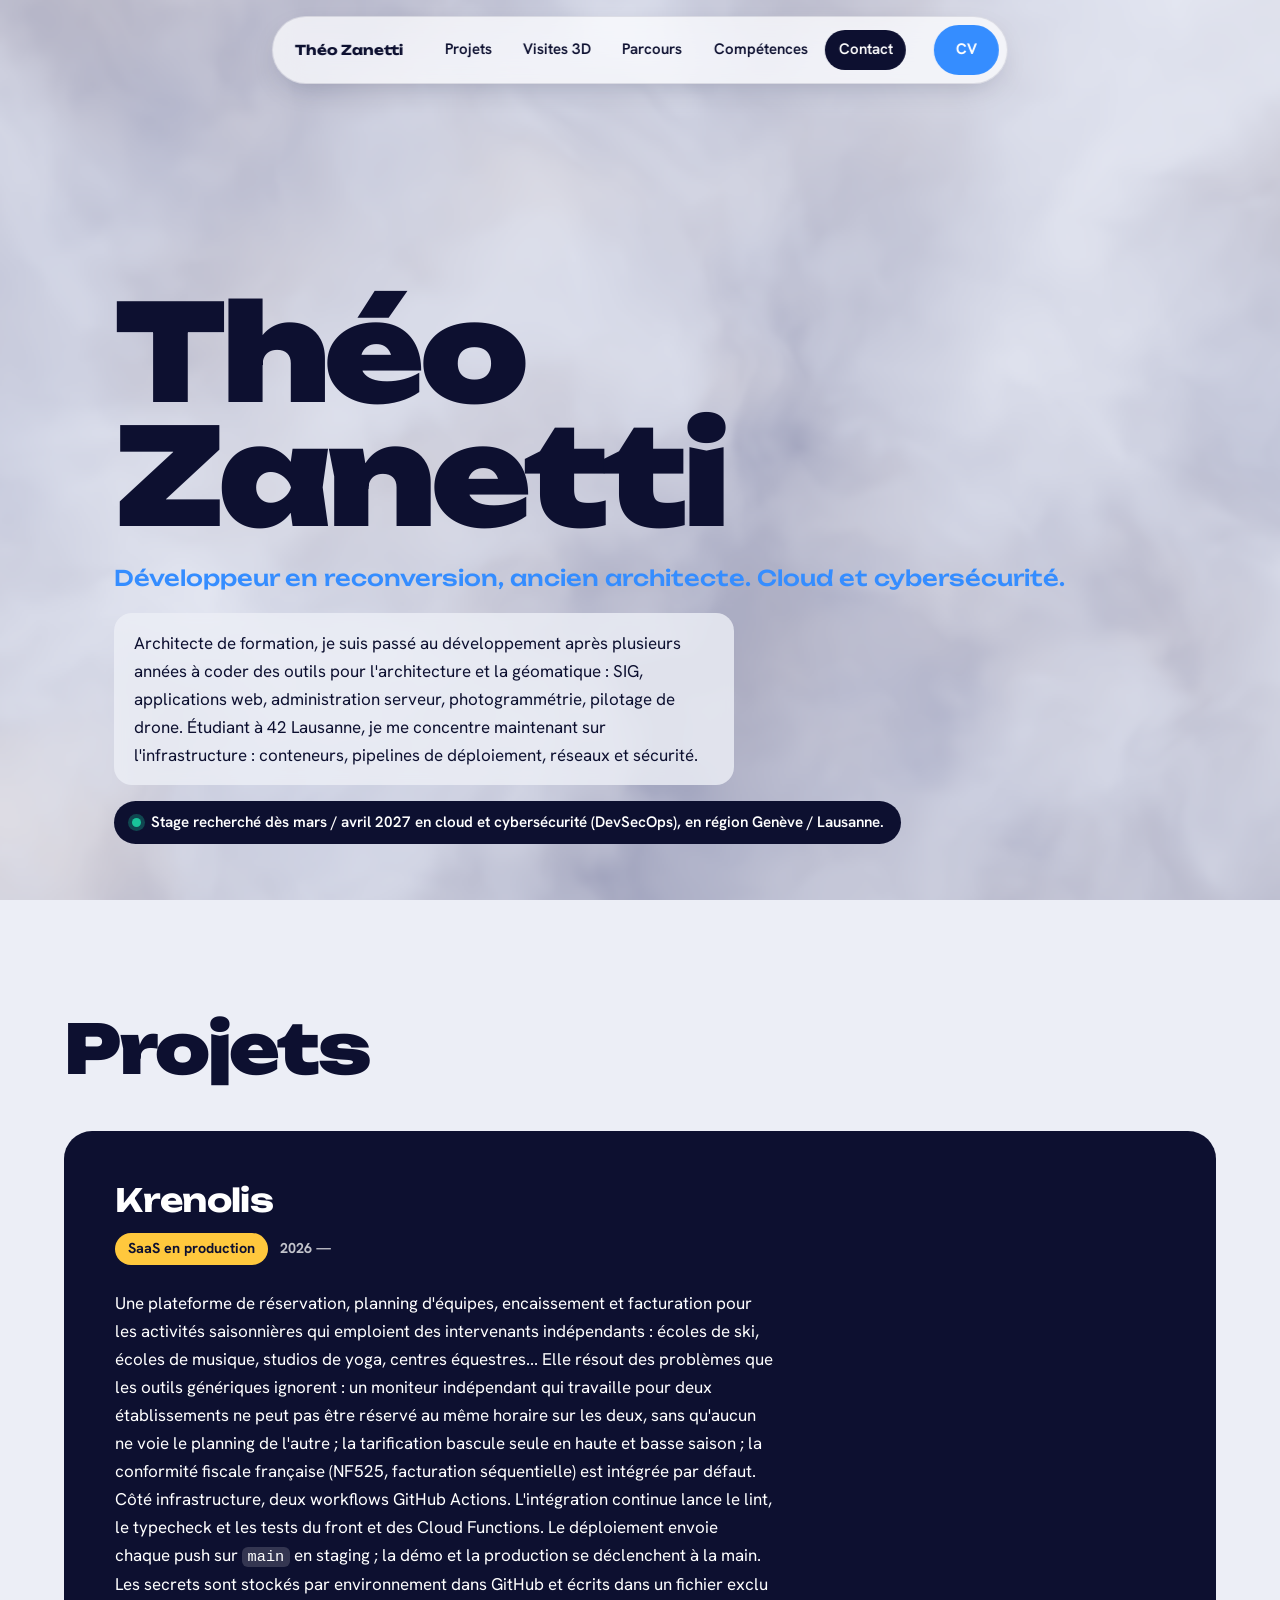
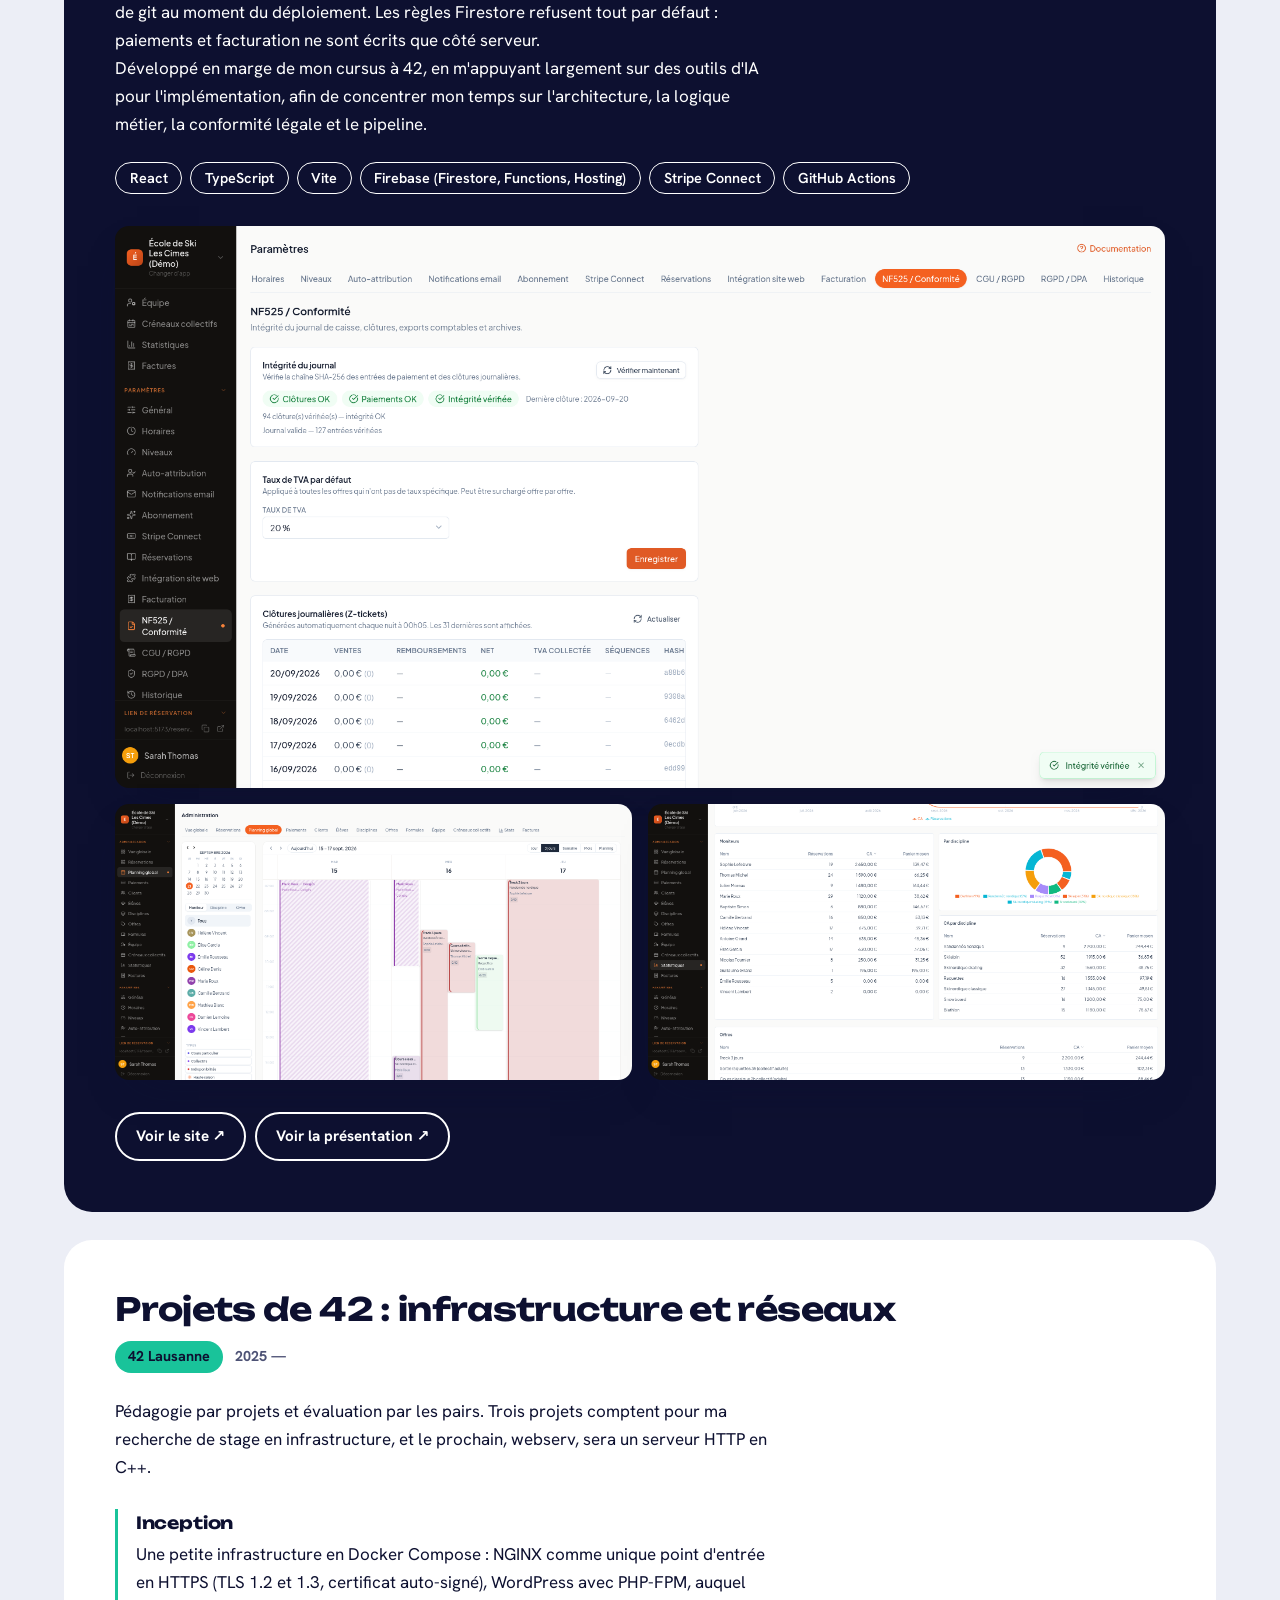
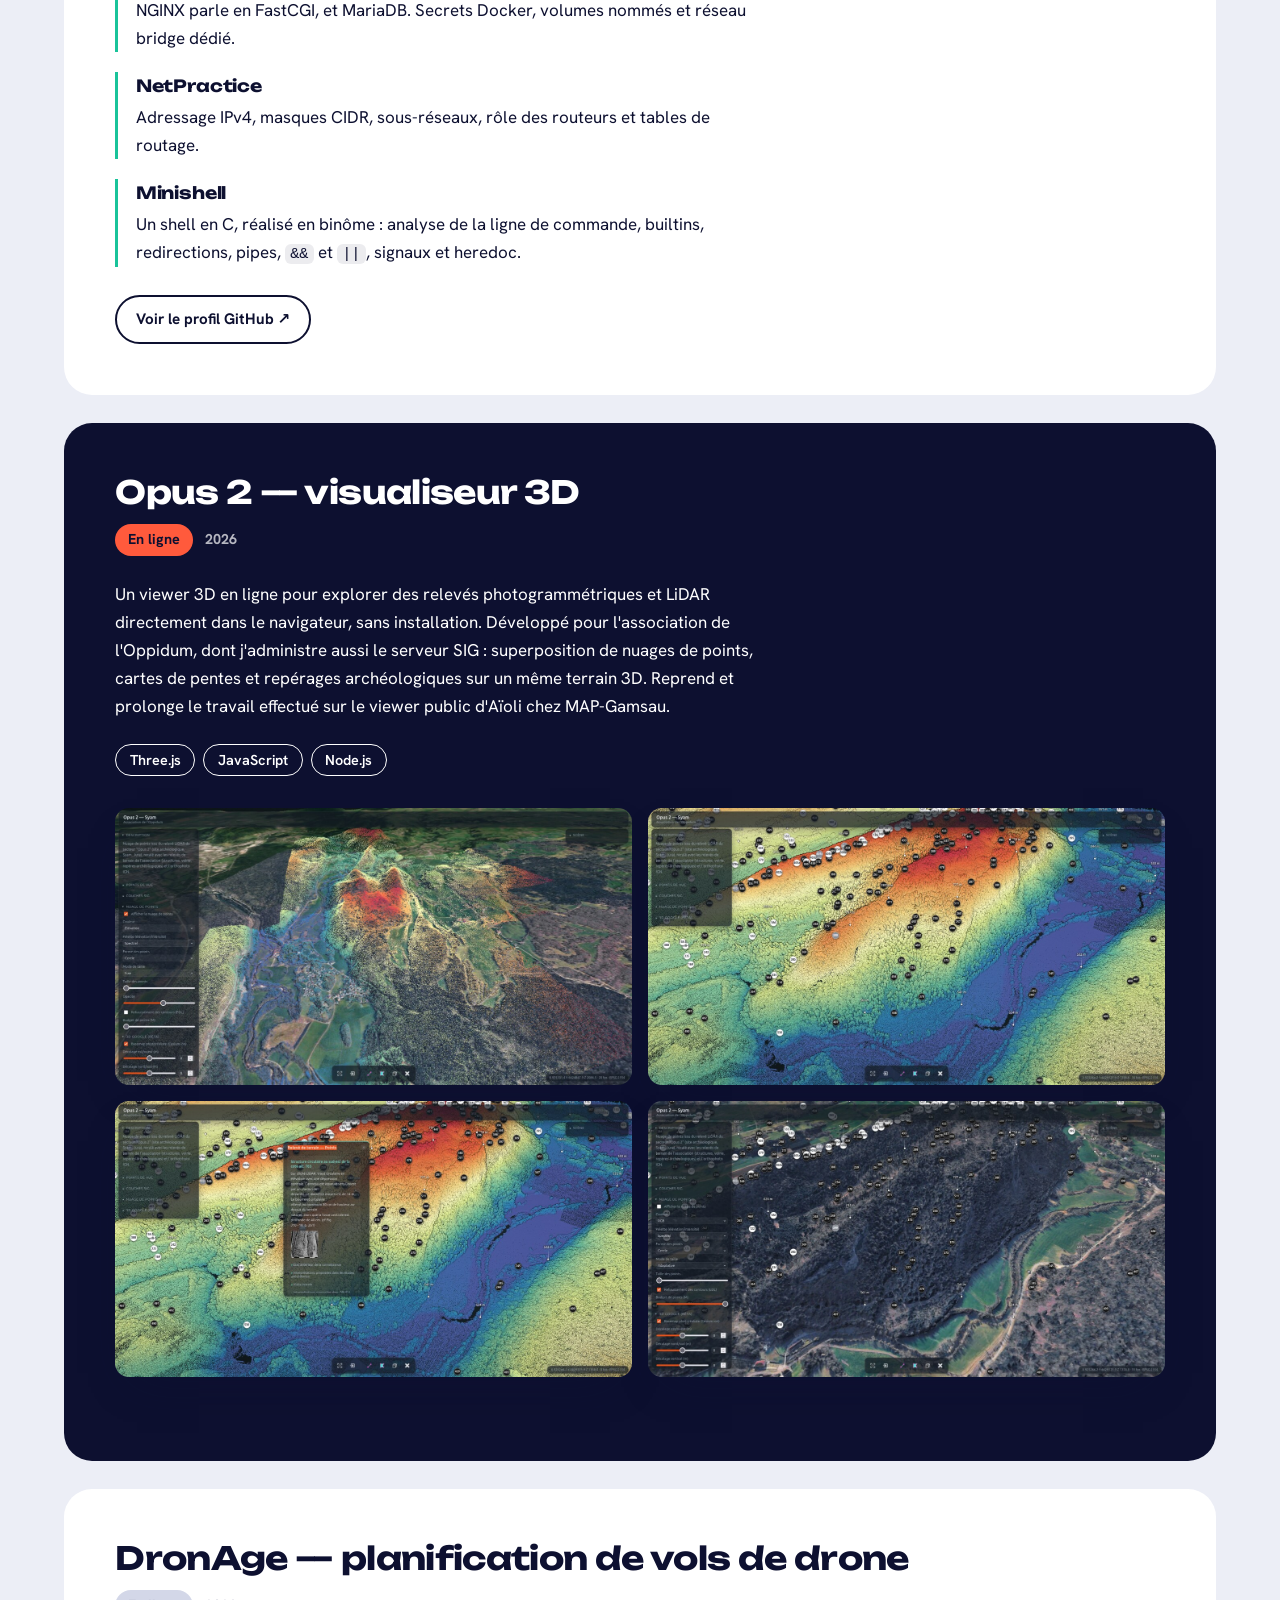
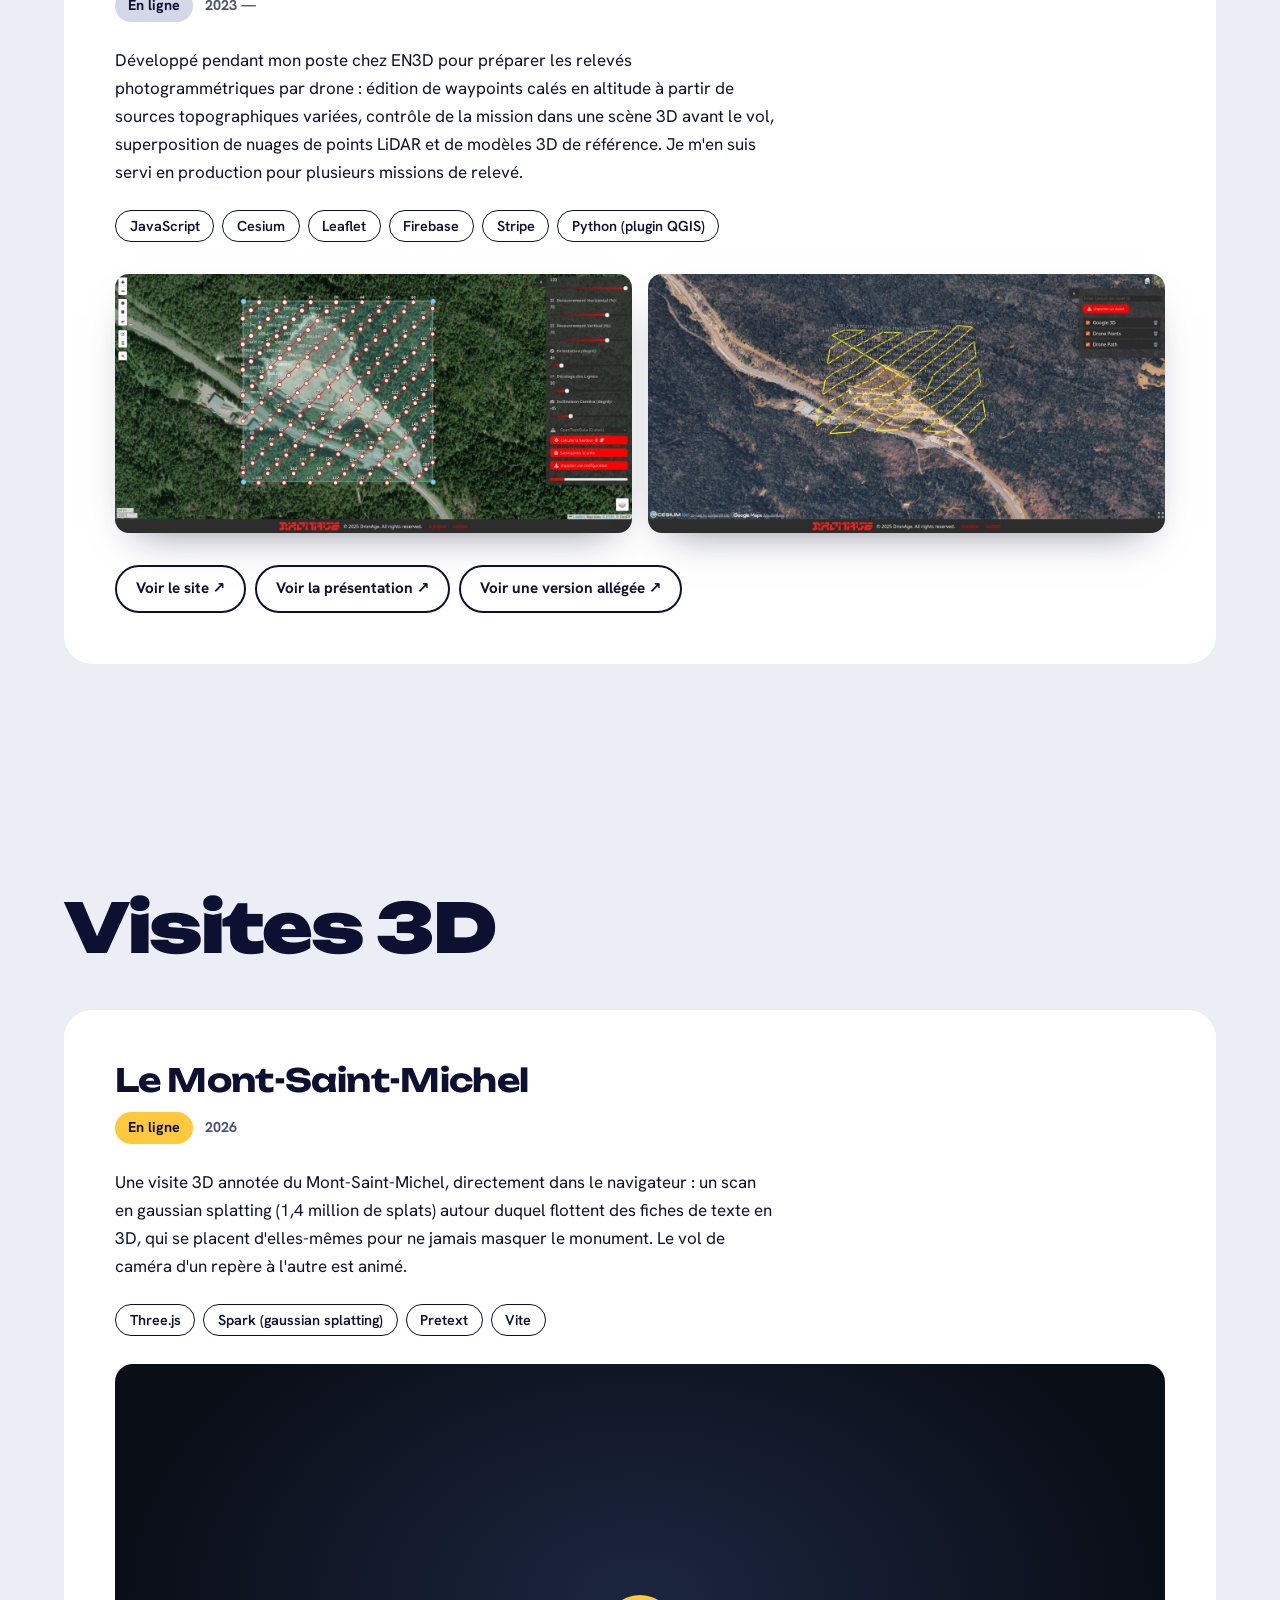
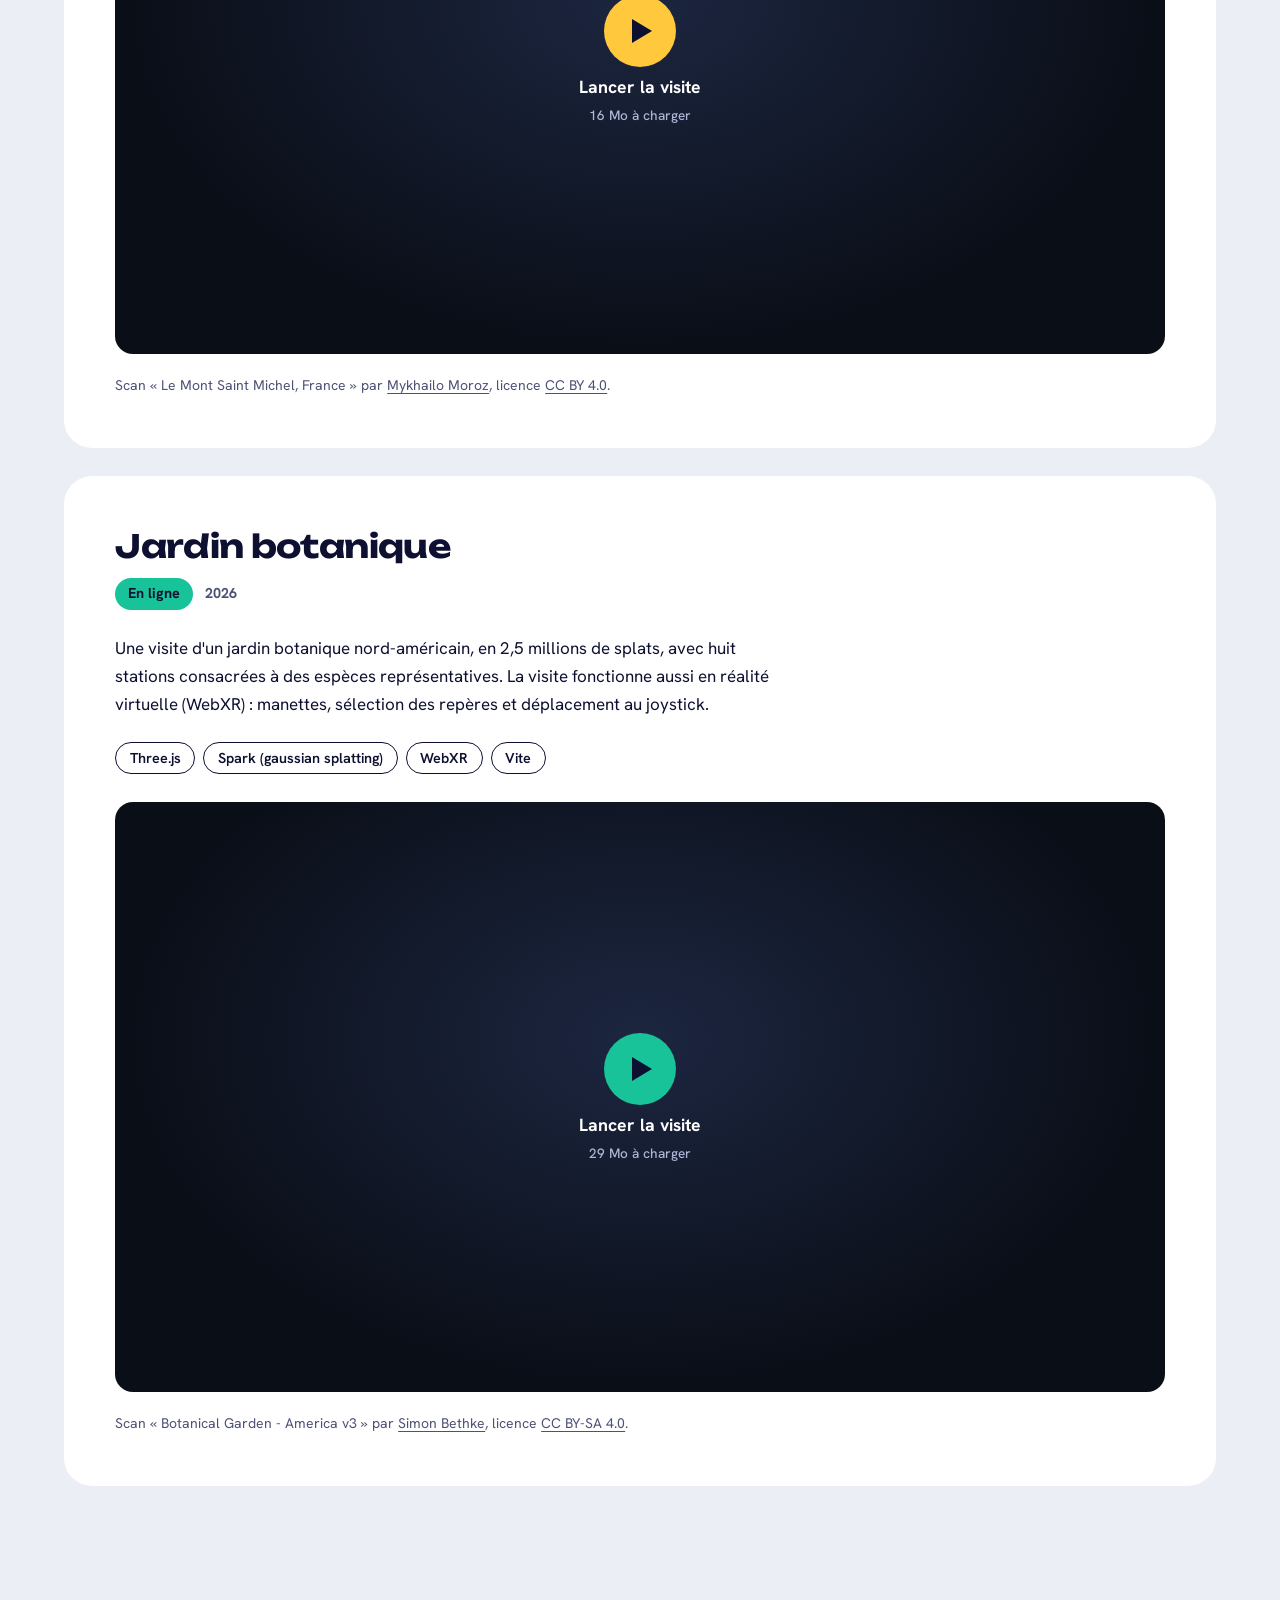
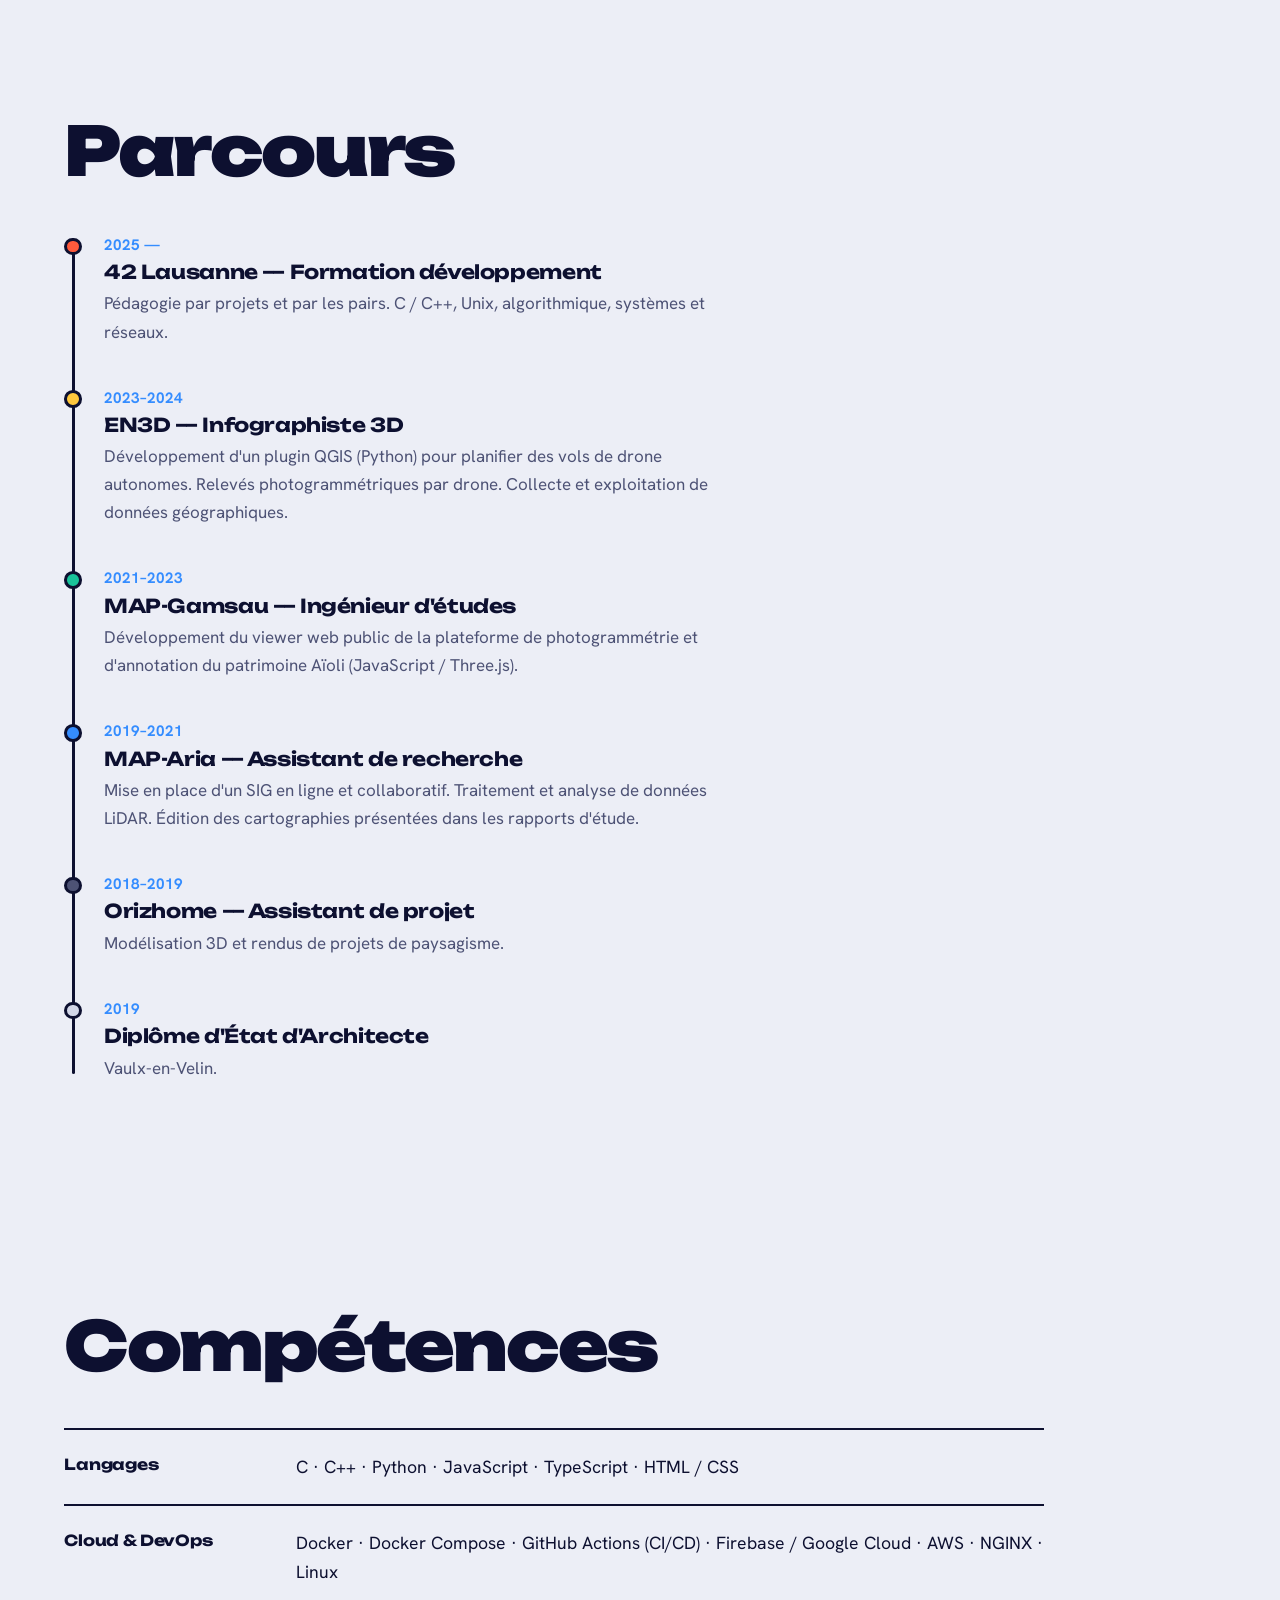
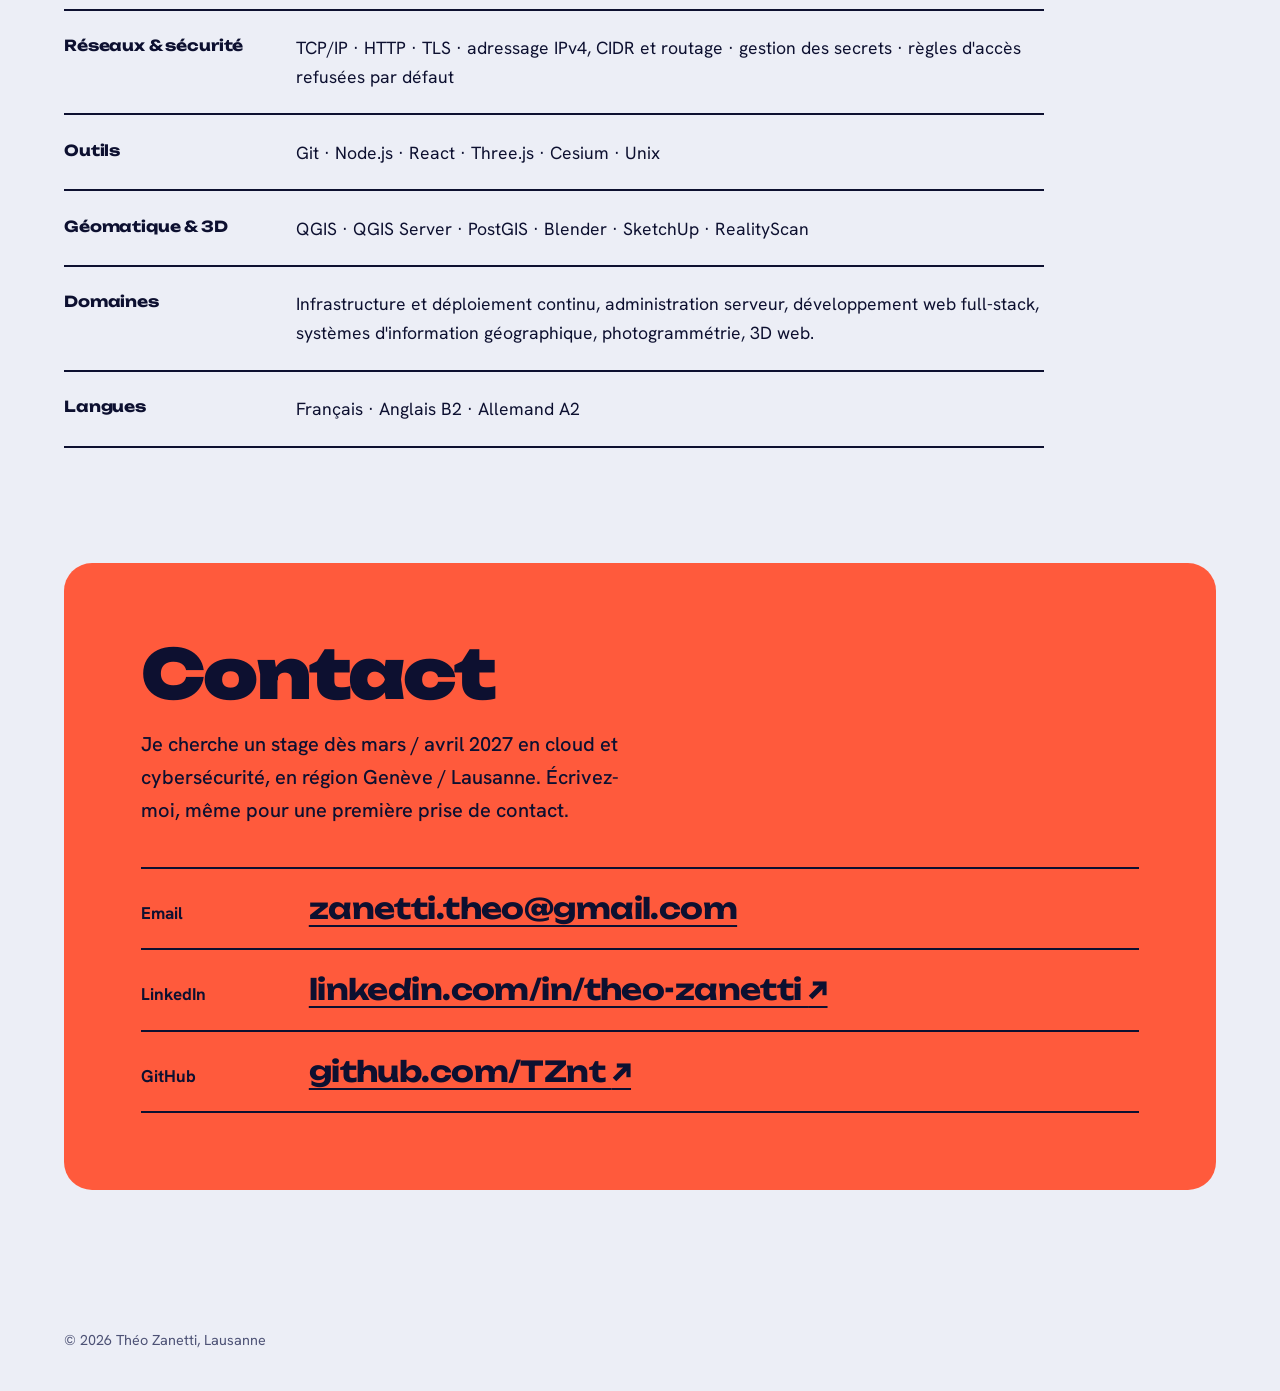
<file: index.html>
<!doctype html>
<html lang="fr">
<head>
<meta charset="utf-8">
<meta name="viewport" content="width=device-width, initial-scale=1">
<title>Théo Zanetti — Développeur, cloud et cybersécurité</title>
<meta name="description" content="Théo Zanetti, étudiant à 42 Lausanne et ancien architecte : développement, Docker, CI/CD et réseaux. Recherche un stage en cloud et cybersécurité dès mars 2027.">
<meta name="theme-color" content="#eceef6">
<link rel="icon" href="data:,">
<link rel="preconnect" href="https://fonts.googleapis.com">
<link rel="preconnect" href="https://fonts.gstatic.com" crossorigin>
<link href="https://fonts.googleapis.com/css2?family=Unbounded:wght@500;700;900&family=Hanken+Grotesk:wght@400;500;600;700&display=swap" rel="stylesheet">
<link rel="stylesheet" href="style.css">
</head>
<body>

<canvas id="flow" aria-hidden="true"></canvas>

<a class="skip-link" href="#projets">Aller au contenu</a>

<header class="site-header">
  <a class="brand" href="#top">Théo Zanetti</a>
  <nav class="nav" aria-label="Navigation principale">
    <a href="#projets">Projets</a>
    <a href="#visites">Visites 3D</a>
    <a href="#parcours">Parcours</a>
    <a href="#competences">Compétences</a>
    <a href="#contact">Contact</a>
  </nav>
  <a class="btn btn-primary" href="assets/CV_Theo_Zanetti.pdf" download="CV Théo Zanetti.pdf">CV</a>
</header>

<main id="top">

  <section class="hero">
    <div class="hero-inner">
      <h1>Théo<br>Zanetti</h1>
      <p class="tagline">Développeur en reconversion, ancien architecte. Cloud et cybersécurité.</p>
      <p class="intro">
        Architecte de formation, je suis passé au développement après plusieurs années à coder des outils
        pour l'architecture et la géomatique&nbsp;: SIG, applications web, administration serveur,
        photogrammétrie, pilotage de drone. Étudiant à 42 Lausanne, je me concentre maintenant sur
        l'infrastructure&nbsp;: conteneurs, pipelines de déploiement, réseaux et sécurité.
      </p>
      <p class="avail"><span class="dot"></span>Stage recherché dès mars / avril 2027 en cloud et cybersécurité (DevSecOps), en région Genève / Lausanne.</p>
    </div>
  </section>

<section id="projets" class="section">
    <div class="wrap">
      <h2>Projets</h2>

      <article class="plate plate-featured">
        <div class="plate-head">
          <h3>Krenolis</h3>
          <div class="plate-status">
            <span>SaaS en production</span>
            <span>2026 —</span>
          </div>
        </div>
        <div class="plate-body">
          <p>
            Une plateforme de réservation, planning d'équipes, encaissement et facturation pour les
            activités saisonnières qui emploient des intervenants indépendants&nbsp;: écoles de ski, écoles
            de musique, studios de yoga, centres équestres... Elle résout des problèmes que les outils
            génériques ignorent&nbsp;: un moniteur indépendant qui travaille pour deux établissements ne peut
            pas être réservé au même horaire sur les deux, sans qu'aucun ne voie le planning de l'autre&nbsp;;
            la tarification bascule seule en haute et basse saison&nbsp;; la conformité fiscale française
            (NF525, facturation séquentielle) est intégrée par défaut.
          </p>
          <p>
            Côté infrastructure, deux workflows GitHub Actions. L'intégration continue lance le lint, le
            typecheck et les tests du front et des Cloud Functions. Le déploiement envoie chaque push sur
            <code>main</code> en staging&nbsp;; la démo et la production se déclenchent à la main. Les secrets sont
            stockés par environnement dans GitHub et écrits dans un fichier exclu de git au moment du
            déploiement. Les règles Firestore refusent tout par défaut&nbsp;: paiements et facturation ne sont
            écrits que côté serveur.
          </p>
          <p>
            Développé en marge de mon cursus à 42, en m'appuyant largement sur des outils d'IA pour
            l'implémentation, afin de concentrer mon temps sur l'architecture, la logique métier, la
            conformité légale et le pipeline.
          </p>
          <ul class="stack">
            <li>React</li>
            <li>TypeScript</li>
            <li>Vite</li>
            <li>Firebase (Firestore, Functions, Hosting)</li>
            <li>Stripe Connect</li>
            <li>GitHub Actions</li>
          </ul>
          <div class="plate-shots">
            <img width="1800" height="963" loading="lazy" decoding="async" src="assets/krenolis-nf525.png" alt="Écran de conformité NF525 : intégrité du journal, clôtures journalières scellées par hachage SHA-256">
            <img width="1800" height="963" loading="lazy" decoding="async" src="assets/krenolis-planning.png" alt="Planning global multi-moniteurs de Krenolis, vue par jour">
            <img width="1800" height="963" loading="lazy" decoding="async" src="assets/krenolis-stats.png" alt="Statistiques Krenolis : chiffre d'affaires par moniteur et par discipline">
          </div>
          <div class="plate-links">
            <a href="https://krenolis.fr" target="_blank" rel="noopener">Voir le site <span aria-hidden="true">↗</span></a>
            <a href="https://github.com/TZnt/Krenolis-showcase" target="_blank" rel="noopener">Voir la présentation <span aria-hidden="true">↗</span></a>
          </div>
        </div>
      </article>

      <article class="plate">
        <div class="plate-head">
          <h3>Projets de 42 : infrastructure et réseaux</h3>
          <div class="plate-status">
            <span>42 Lausanne</span>
            <span>2025 —</span>
          </div>
        </div>
        <div class="plate-body">
          <p>
            Pédagogie par projets et évaluation par les pairs. Trois projets comptent pour ma recherche de
            stage en infrastructure, et le prochain, webserv, sera un serveur HTTP en C++.
          </p>
          <ul class="subprojects">
            <li>
              <h4>Inception</h4>
              <p>
                Une petite infrastructure en Docker Compose&nbsp;: NGINX comme unique point d'entrée en HTTPS
                (TLS 1.2 et 1.3, certificat auto-signé), WordPress avec PHP-FPM, auquel NGINX parle en
                FastCGI, et MariaDB. Secrets Docker, volumes nommés et réseau bridge dédié.
              </p>
            </li>
            <li>
              <h4>NetPractice</h4>
              <p>Adressage IPv4, masques CIDR, sous-réseaux, rôle des routeurs et tables de routage.</p>
            </li>
            <li>
              <h4>Minishell</h4>
              <p>
                Un shell en C, réalisé en binôme&nbsp;: analyse de la ligne de commande, builtins,
                redirections, pipes, <code>&amp;&amp;</code> et <code>||</code>, signaux et heredoc.
              </p>
            </li>
          </ul>
          <div class="plate-links">
            <a href="https://github.com/TZnt" target="_blank" rel="noopener">Voir le profil GitHub <span aria-hidden="true">↗</span></a>
          </div>
        </div>
      </article>


      <article class="plate">
        <div class="plate-head">
          <h3>Opus 2 — visualiseur 3D</h3>
          <div class="plate-status">
            <span>En ligne</span>
            <span>2026</span>
          </div>
        </div>
        <div class="plate-body">
          <p>
            Un viewer 3D en ligne pour explorer des relevés photogrammétriques et LiDAR directement
            dans le navigateur, sans installation. Développé pour l'association de l'Oppidum, dont
            j'administre aussi le serveur SIG&nbsp;: superposition de nuages de points, cartes de pentes
            et repérages archéologiques sur un même terrain 3D. Reprend et prolonge le travail effectué
            sur le viewer public d'Aïoli chez MAP-Gamsau.
          </p>
          <ul class="stack">
            <li>Three.js</li>
            <li>JavaScript</li>
            <li>Node.js</li>
          </ul>
          <div class="plate-shots">
            <img width="1280" height="685" loading="lazy" decoding="async" src="assets/opus2-vue-globale.jpg" alt="Vue d'ensemble du terrain de Syam dans Opus 2 : nuage de points LiDAR coloré par élévation sur fond photoréaliste 3D">
            <img width="1280" height="685" loading="lazy" decoding="async" src="assets/opus2-lidar-elevation.jpg" alt="Nuage de points LiDAR de Syam coloré par élévation, avec repères archéologiques numérotés">
            <img width="1280" height="685" loading="lazy" decoding="async" src="assets/opus2-fiche-lidar.jpg" alt="Fiche d'un relevé archéologique dans Opus 2, avec description, couches SIG et panneau d'information">
            <img width="1280" height="685" loading="lazy" decoding="async" src="assets/opus2-google-3d.jpg" alt="Nuage de points RGB superposé au basemap photoréaliste Google 3D, avec réglages de décalage">
          </div>
        </div>
      </article>

      <article class="plate">
        <div class="plate-head">
          <h3>DronAge — planification de vols de drone</h3>
          <div class="plate-status">
            <span>En ligne</span>
            <span>2023 —</span>
          </div>
        </div>
        <div class="plate-body">
          <p>
            Développé pendant mon poste chez EN3D pour préparer les relevés photogrammétriques par
            drone&nbsp;: édition de waypoints calés en altitude à partir de sources topographiques variées,
            contrôle de la mission dans une scène 3D avant le vol, superposition de nuages de points LiDAR
            et de modèles 3D de référence. Je m'en suis servi en production pour plusieurs missions de
            relevé.
          </p>
          <ul class="stack">
            <li>JavaScript</li>
            <li>Cesium</li>
            <li>Leaflet</li>
            <li>Firebase</li>
            <li>Stripe</li>
            <li>Python (plugin QGIS)</li>
          </ul>
          <div class="plate-shots">
            <img width="1280" height="641" loading="lazy" decoding="async" src="assets/dronage-2d-grid.jpg" alt="Édition d'une grille de vol en 2D sur DronAge, avec calage d'altitude">
            <img width="1280" height="641" loading="lazy" decoding="async" src="assets/dronage-3d-mission.jpg" alt="Contrôle de la mission dans une scène 3D avant le vol sur DronAge">
          </div>
          <div class="plate-links">
            <a href="https://dronage.fr" target="_blank" rel="noopener">Voir le site <span aria-hidden="true">↗</span></a>
            <a href="https://github.com/TZnt/DronAge-showcase" target="_blank" rel="noopener">Voir la présentation <span aria-hidden="true">↗</span></a>
            <a href="https://tznt.github.io/UAS-Mapper/" target="_blank" rel="noopener">Voir une version allégée <span aria-hidden="true">↗</span></a>
          </div>
        </div>
      </article>


    </div>
  </section>

  <section id="visites" class="section">
    <div class="wrap">
      <h2>Visites 3D</h2>

      <article class="plate">
        <div class="plate-head">
          <h3>Le Mont-Saint-Michel</h3>
          <div class="plate-status">
            <span>En ligne</span>
            <span>2026</span>
          </div>
        </div>
        <div class="plate-body">
          <p>
            Une visite 3D annotée du Mont-Saint-Michel, directement dans le navigateur&nbsp;: un scan en
            gaussian splatting (1,4&nbsp;million de splats) autour duquel flottent des fiches de texte en 3D,
            qui se placent d'elles-mêmes pour ne jamais masquer le monument. Le vol de caméra d'un repère à
            l'autre est animé.
          </p>
          <ul class="stack">
            <li>Three.js</li>
            <li>Spark (gaussian splatting)</li>
            <li>Pretext</li>
            <li>Vite</li>
          </ul>
          <div class="stage" data-src="visites/mont-saint-michel.html" data-title="Visite 3D du Mont-Saint-Michel">
            <button type="button" class="stage-start">
              <span class="stage-play" aria-hidden="true"></span>
              <span>Lancer la visite</span>
              <small>16 Mo à charger</small>
            </button>
          </div>
          <p class="credit">Scan «&nbsp;Le Mont Saint Michel, France&nbsp;» par <a href="https://superspl.at/user?id=misha_m" target="_blank" rel="noopener">Mykhailo Moroz</a>, licence <a href="http://creativecommons.org/licenses/by/4.0/" target="_blank" rel="noopener">CC BY 4.0</a>.</p>
        </div>
      </article>

      <article class="plate">
        <div class="plate-head">
          <h3>Jardin botanique</h3>
          <div class="plate-status">
            <span>En ligne</span>
            <span>2026</span>
          </div>
        </div>
        <div class="plate-body">
          <p>
            Une visite d'un jardin botanique nord-américain, en 2,5&nbsp;millions de splats, avec huit
            stations consacrées à des espèces représentatives. La visite fonctionne aussi en réalité
            virtuelle (WebXR)&nbsp;: manettes, sélection des repères et déplacement au joystick.
          </p>
          <ul class="stack">
            <li>Three.js</li>
            <li>Spark (gaussian splatting)</li>
            <li>WebXR</li>
            <li>Vite</li>
          </ul>
          <div class="stage" data-src="visites/jardin.html" data-title="Visite 3D du jardin botanique">
            <button type="button" class="stage-start">
              <span class="stage-play" aria-hidden="true"></span>
              <span>Lancer la visite</span>
              <small>29 Mo à charger</small>
            </button>
          </div>
          <p class="credit">Scan «&nbsp;Botanical Garden - America v3&nbsp;» par <a href="https://superspl.at/user?id=simonbethke" target="_blank" rel="noopener">Simon Bethke</a>, licence <a href="http://creativecommons.org/licenses/by-sa/4.0/" target="_blank" rel="noopener">CC BY-SA 4.0</a>.</p>
        </div>
      </article>
    </div>
  </section>

  <section id="parcours" class="section">
    <div class="wrap">
      <h2>Parcours</h2>
      <div class="timeline-wrap">
        <ul class="timeline">
          <li class="current">
            <span class="tl-date">2025 —</span>
            <div class="tl-body">
              <h3>42 Lausanne — Formation développement</h3>
              <p>Pédagogie par projets et par les pairs. C / C++, Unix, algorithmique, systèmes et réseaux.</p>
            </div>
          </li>
          <li>
            <span class="tl-date">2023–2024</span>
            <div class="tl-body">
              <h3>EN3D — Infographiste 3D</h3>
              <p>Développement d'un plugin QGIS (Python) pour planifier des vols de drone autonomes. Relevés photogrammétriques par drone. Collecte et exploitation de données géographiques.</p>
            </div>
          </li>
          <li>
            <span class="tl-date">2021–2023</span>
            <div class="tl-body">
              <h3>MAP-Gamsau — Ingénieur d'études</h3>
              <p>Développement du viewer web public de la plateforme de photogrammétrie et d'annotation du patrimoine Aïoli (JavaScript / Three.js).</p>
            </div>
          </li>
          <li>
            <span class="tl-date">2019–2021</span>
            <div class="tl-body">
              <h3>MAP-Aria — Assistant de recherche</h3>
              <p>Mise en place d'un SIG en ligne et collaboratif. Traitement et analyse de données LiDAR. Édition des cartographies présentées dans les rapports d'étude.</p>
            </div>
          </li>
          <li>
            <span class="tl-date">2018–2019</span>
            <div class="tl-body">
              <h3>Orizhome — Assistant de projet</h3>
              <p>Modélisation 3D et rendus de projets de paysagisme.</p>
            </div>
          </li>
          <li>
            <span class="tl-date">2019</span>
            <div class="tl-body">
              <h3>Diplôme d'État d'Architecte</h3>
              <p>Vaulx-en-Velin.</p>
            </div>
          </li>
        </ul>
      </div>
    </div>
  </section>

  <section id="competences" class="section">
    <div class="wrap">
      <h2>Compétences</h2>
      <dl class="skills legend">
        <div class="skills-row">
          <dt>Langages</dt>
          <dd>C · C++ · Python · JavaScript · TypeScript · HTML / CSS</dd>
        </div>
        <div class="skills-row">
          <dt>Cloud &amp; DevOps</dt>
          <dd>Docker · Docker Compose · GitHub Actions (CI/CD) · Firebase / Google Cloud · AWS · NGINX · Linux</dd>
        </div>
        <div class="skills-row">
          <dt>Réseaux &amp; sécurité</dt>
          <dd>TCP/IP · HTTP · TLS · adressage IPv4, CIDR et routage · gestion des secrets · règles d'accès refusées par défaut</dd>
        </div>
        <div class="skills-row">
          <dt>Outils</dt>
          <dd>Git · Node.js · React · Three.js · Cesium · Unix</dd>
        </div>
        <div class="skills-row">
          <dt>Géomatique &amp; 3D</dt>
          <dd>QGIS · QGIS Server · PostGIS · Blender · SketchUp · RealityScan</dd>
        </div>
        <div class="skills-row">
          <dt>Domaines</dt>
          <dd>Infrastructure et déploiement continu, administration serveur, développement web full-stack, systèmes d'information géographique, photogrammétrie, 3D web.</dd>
        </div>
        <div class="skills-row">
          <dt>Langues</dt>
          <dd>Français · Anglais B2 · Allemand A2</dd>
        </div>
      </dl>
    </div>
  </section>

  <section id="contact" class="section">
    <div class="wrap">
      <h2>Contact</h2>
      <div class="stamp">
        <p class="contact-intro">Je cherche un stage dès mars / avril 2027 en cloud et cybersécurité, en région Genève / Lausanne. Écrivez-moi, même pour une première prise de contact.</p>
        <dl class="contact-list">
          <div class="contact-row"><dt>Email</dt><dd><a href="mailto:zanetti.theo@gmail.com">zanetti.theo@gmail.com</a></dd></div>
          <div class="contact-row"><dt>LinkedIn</dt><dd><a href="https://www.linkedin.com/in/theo-zanetti" target="_blank" rel="noopener">linkedin.com/in/theo-zanetti <span aria-hidden="true">↗</span></a></dd></div>
          <div class="contact-row"><dt>GitHub</dt><dd><a href="https://github.com/TZnt" target="_blank" rel="noopener">github.com/TZnt <span aria-hidden="true">↗</span></a></dd></div>
        </dl>
      </div>
    </div>
  </section>

</main>

<footer class="site-footer">
  <div class="wrap">
    <p>© <span id="year"></span> Théo Zanetti, Lausanne</p>
  </div>
</footer>


<script src="script.js"></script>
<script src="hero.js"></script>
</body>
</html>
</file>
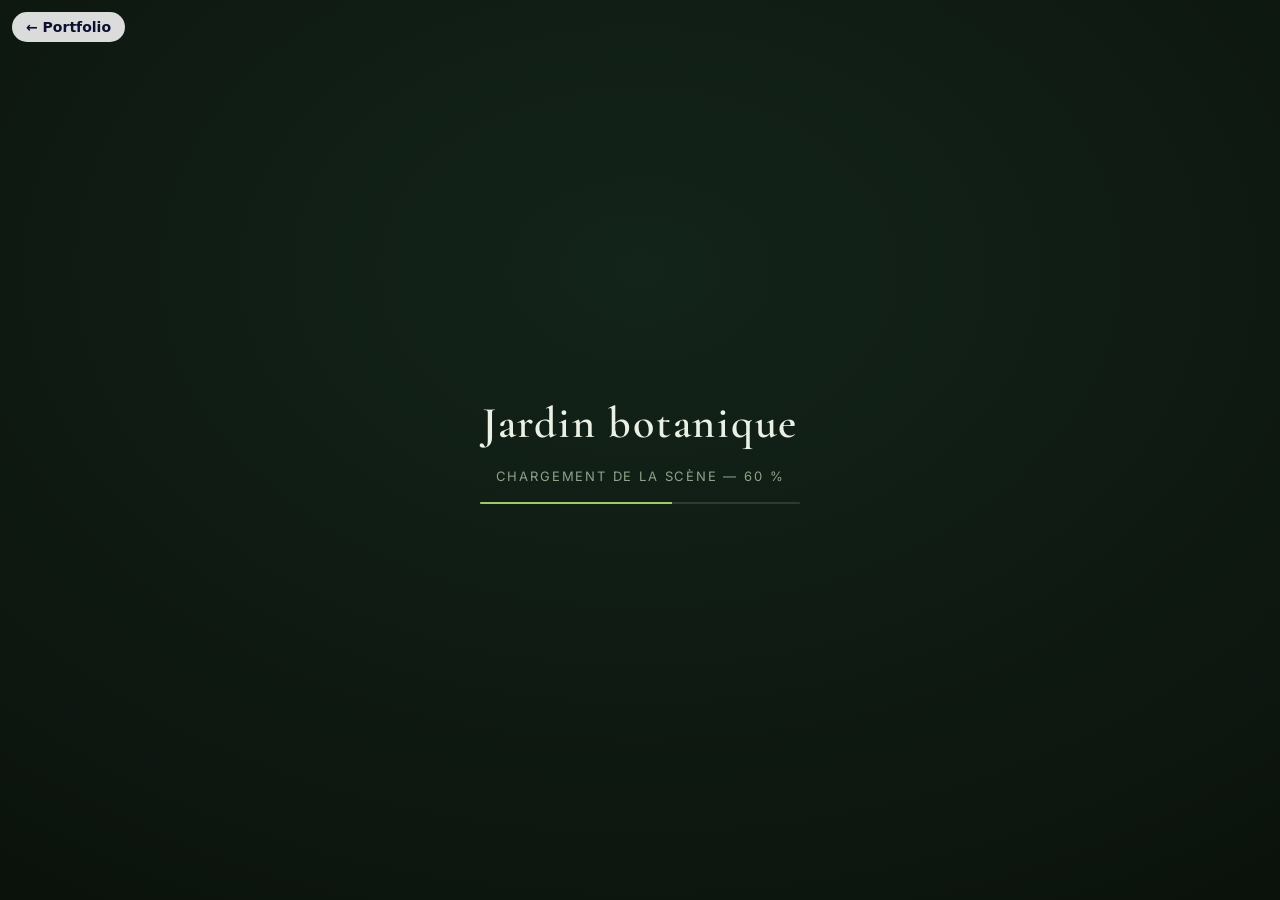
<file: visites/jardin.html>
<!doctype html>
<html lang="fr">
  <head>
    <meta charset="UTF-8" />
    <meta name="viewport" content="width=device-width, initial-scale=1.0" />
    <title>Jardin botanique — visite 3D & VR annotée</title>
    <meta
      name="description"
      content="Visite virtuelle 3D et VR d'un jardin botanique américain — gaussian splatting (Three.js, Spark), fiches scientifiques mises en page avec Pretext."
    />
    <style>
      html,
      body {
        margin: 0;
        height: 100%;
        overflow: hidden;
        background: #0b120c;
        font-family: 'Inter', system-ui, sans-serif;
      }
      #app {
        position: fixed;
        inset: 0;
      }
      #app canvas {
        display: block;
        touch-action: none;
      }

      #loader {
        position: fixed;
        inset: 0;
        display: flex;
        flex-direction: column;
        align-items: center;
        justify-content: center;
        gap: 18px;
        background: radial-gradient(120% 120% at 50% 30%, #13241a 0%, #0b120c 70%);
        color: #eaf0e4;
        z-index: 10;
        transition: opacity 0.8s ease;
      }
      #loader.done {
        opacity: 0;
        pointer-events: none;
      }
      #loader h1 {
        font-family: 'Cormorant Garamond', Georgia, serif;
        font-weight: 600;
        font-size: clamp(28px, 5vw, 44px);
        letter-spacing: 0.04em;
        margin: 0;
      }
      #loader p {
        margin: 0;
        font-size: 13px;
        letter-spacing: 0.14em;
        text-transform: uppercase;
        color: #8fa389;
      }
      #bar {
        width: min(320px, 70vw);
        height: 2px;
        background: rgba(255, 255, 255, 0.12);
        border-radius: 2px;
        overflow: hidden;
      }
      #bar > div {
        height: 100%;
        width: 0%;
        background: #9cc96a;
        transition: width 0.2s ease;
      }

      #credit {
        position: fixed;
        left: 12px;
        bottom: 10px;
        z-index: 5;
        font-size: 11px;
        color: rgba(234, 240, 228, 0.45);
        letter-spacing: 0.02em;
      }
      #credit a {
        color: rgba(156, 201, 106, 0.8);
        text-decoration: none;
      }

      /* Bouton VR de three.js, reteinté aux couleurs du jardin. */
      #VRButton {
        background: rgba(11, 18, 12, 0.8) !important;
        border-color: #9cc96a !important;
        color: #eaf0e4 !important;
        font-family: 'Inter', system-ui, sans-serif !important;
      }
    </style>
    <script type="module" crossorigin src="./assets/jardin-CknERV0w.js"></script>
    <link rel="modulepreload" crossorigin href="./assets/engine-DdEFEcBu.js">
    <link rel="stylesheet" crossorigin href="./assets/engine-DQ19ffy6.css">
  </head>
  <body>
<a id="back-link" href="../#visites" style="position:fixed;top:12px;left:12px;z-index:100;padding:8px 14px;border-radius:999px;background:rgba(255,255,255,.85);color:#0d1030;font:600 14px/1 system-ui,sans-serif;text-decoration:none;backdrop-filter:blur(8px)">← Portfolio</a>
    <div id="app"></div>

    <div id="loader">
      <h1>Jardin botanique</h1>
      <p>Chargement de la scène — <span id="pct">0</span>&nbsp;%</p>
      <div id="bar"><div></div></div>
    </div>

    <div id="credit">
      Scan&nbsp;:
      <a href="https://superspl.at/scene/7e49cd8d" target="_blank" rel="noopener"
        >Simon Bethke</a
      >
      (CC&nbsp;BY-SA&nbsp;4.0) · Three.js · Spark · Pretext
    </div>

  <script>if(window.top!==window.self){var b=document.getElementById("back-link");if(b)b.remove();}</script>
</body>
</html>
</file>
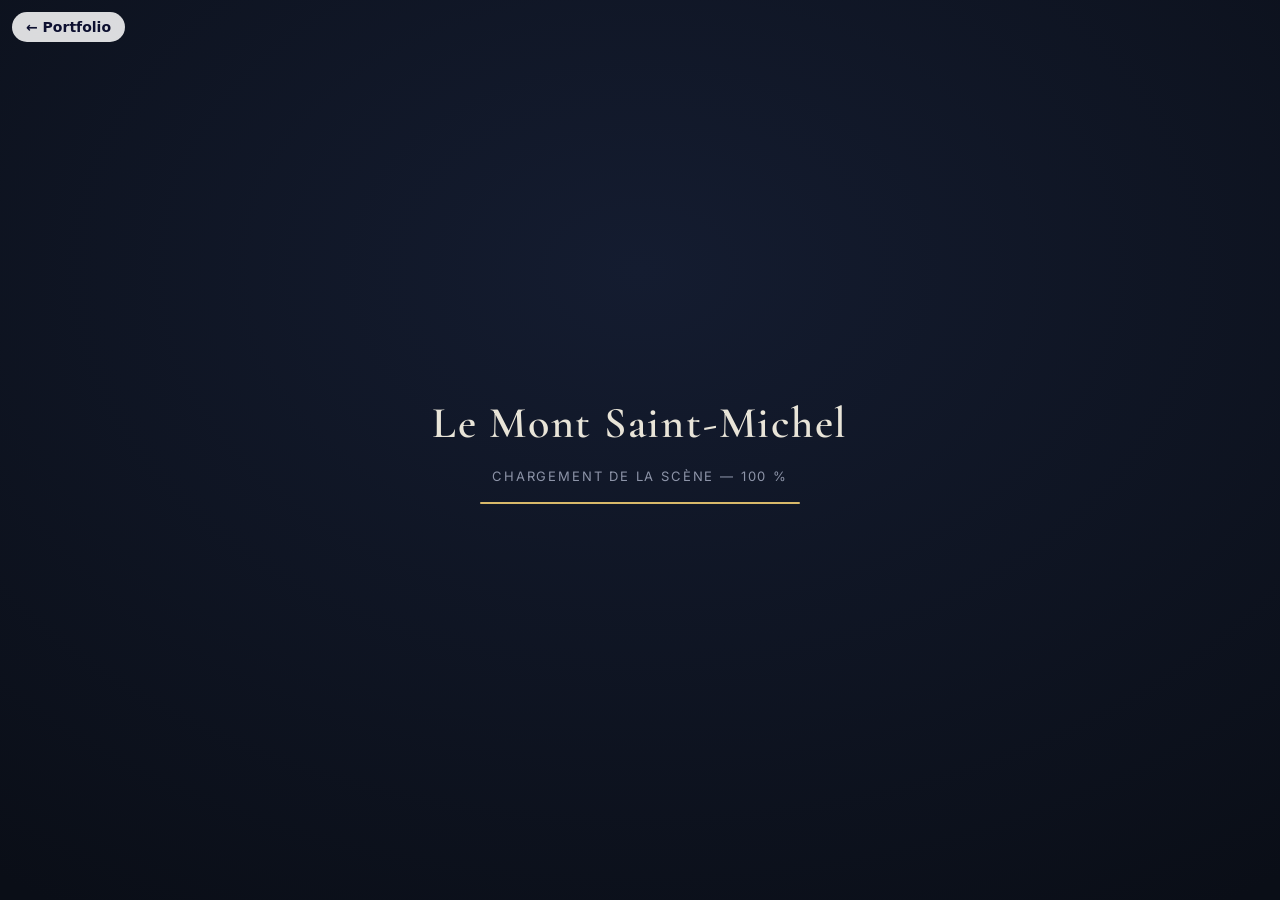
<file: visites/mont-saint-michel.html>
<!doctype html>
<html lang="fr">
  <head>
    <meta charset="UTF-8" />
    <meta name="viewport" content="width=device-width, initial-scale=1.0" />
    <title>Le Mont Saint-Michel — visite 3D annotée</title>
    <meta
      name="description"
      content="Visite 3D annotée du Mont Saint-Michel — gaussian splatting rendu avec Three.js et Spark, texte mis en page avec Pretext."
    />
    <style>
      html,
      body {
        margin: 0;
        height: 100%;
        overflow: hidden;
        background: #0a0e17;
        font-family: 'Inter', system-ui, sans-serif;
      }
      #app {
        position: fixed;
        inset: 0;
      }
      #app canvas {
        display: block;
        touch-action: none;
      }

      #loader {
        position: fixed;
        inset: 0;
        display: flex;
        flex-direction: column;
        align-items: center;
        justify-content: center;
        gap: 18px;
        background: radial-gradient(120% 120% at 50% 30%, #141c30 0%, #0a0e17 70%);
        color: #e8e4d8;
        z-index: 10;
        transition: opacity 0.8s ease;
      }
      #loader.done {
        opacity: 0;
        pointer-events: none;
      }
      #loader h1 {
        font-family: 'Cormorant Garamond', Georgia, serif;
        font-weight: 600;
        font-size: clamp(28px, 5vw, 44px);
        letter-spacing: 0.04em;
        margin: 0;
      }
      #loader p {
        margin: 0;
        font-size: 13px;
        letter-spacing: 0.14em;
        text-transform: uppercase;
        color: #8d94a8;
      }
      #bar {
        width: min(320px, 70vw);
        height: 2px;
        background: rgba(255, 255, 255, 0.12);
        border-radius: 2px;
        overflow: hidden;
      }
      #bar > div {
        height: 100%;
        width: 0%;
        background: #d8b96a;
        transition: width 0.2s ease;
      }

      #credit {
        position: fixed;
        left: 12px;
        bottom: 10px;
        z-index: 5;
        font-size: 11px;
        color: rgba(232, 228, 216, 0.45);
        letter-spacing: 0.02em;
      }
      #credit a {
        color: rgba(216, 185, 106, 0.75);
        text-decoration: none;
      }
    </style>
    <script type="module" crossorigin src="./assets/main-BgTtl44k.js"></script>
    <link rel="modulepreload" crossorigin href="./assets/engine-DdEFEcBu.js">
    <link rel="stylesheet" crossorigin href="./assets/engine-DQ19ffy6.css">
  </head>
  <body>
<a id="back-link" href="../#visites" style="position:fixed;top:12px;left:12px;z-index:100;padding:8px 14px;border-radius:999px;background:rgba(255,255,255,.85);color:#0d1030;font:600 14px/1 system-ui,sans-serif;text-decoration:none;backdrop-filter:blur(8px)">← Portfolio</a>
    <div id="app"></div>

    <div id="loader">
      <h1>Le Mont Saint-Michel</h1>
      <p>Chargement de la scène — <span id="pct">0</span>&nbsp;%</p>
      <div id="bar"><div></div></div>
    </div>

    <div id="credit">
      Scan&nbsp;:
      <a href="https://superspl.at/scene/7e1bd643" target="_blank" rel="noopener"
        >Mykhailo Moroz</a
      >
      (CC&nbsp;BY&nbsp;4.0) · Three.js · Spark · Pretext
    </div>

  <script>if(window.top!==window.self){var b=document.getElementById("back-link");if(b)b.remove();}</script>
</body>
</html>
</file>
<file: style.css>
:root {
  --bg: #eceef6;
  --paper: #ffffff;
  --ink: #0d1030;
  --soft: #4d5275;
  --line: #d3d7e8;

  --blue: #358dff;
  --coral: #ff5a3c;
  --mint: #19c39a;
  --sun: #ffc83d;

  --display: "Unbounded", "Arial Black", sans-serif;
  --body: "Hanken Grotesk", system-ui, sans-serif;

  --pad: clamp(1.25rem, 5vw, 4rem);
  --radius: 28px;
}

*, *::before, *::after { box-sizing: border-box; }
html { scroll-behavior: smooth; scroll-padding-top: 6rem; }
@media (prefers-reduced-motion: reduce) { html { scroll-behavior: auto; } }

body {
  margin: 0;
  background: var(--bg);
  color: var(--ink);
  font-family: var(--body);
  font-size: 1.0625rem;
  line-height: 1.65;
  -webkit-font-smoothing: antialiased;
}

h1, h2, h3, p, ul, dl, dd, figure { margin: 0; }
ul { padding: 0; list-style: none; }
img { max-width: 100%; height: auto; }
a { color: inherit; text-underline-offset: 0.2em; }
:focus-visible { outline: 3px solid var(--blue); outline-offset: 3px; }

.skip-link {
  position: absolute; left: 1rem; top: -4rem; z-index: 60;
  background: var(--ink); color: #fff; padding: 0.6rem 1rem; border-radius: 10px;
}
.skip-link:focus { top: 1rem; }

.wrap { max-width: 1180px; margin: 0 auto; }

/* ---------- menu flottant ---------- */
.site-header {
  position: fixed;
  top: 1rem;
  left: 50%;
  transform: translateX(-50%);
  z-index: 40;
  display: flex;
  align-items: center;
  gap: 1.75rem;
  padding: 0.5rem 0.5rem 0.5rem 1.4rem;
  border-radius: 999px;
  background: rgba(255, 255, 255, 0.72);
  backdrop-filter: blur(14px) saturate(1.4);
  -webkit-backdrop-filter: blur(14px) saturate(1.4);
  border: 1px solid rgba(13, 16, 48, 0.1);
  box-shadow: 0 10px 30px -12px rgba(13, 16, 48, 0.25);
  width: max-content;
  max-width: calc(100vw - 1.5rem);
}
.brand { font-family: var(--display); font-weight: 700; font-size: 0.85rem; text-decoration: none; white-space: nowrap; }
.nav { display: flex; gap: 0.25rem; }
.nav a {
  padding: 0.45rem 0.85rem;
  border-radius: 999px;
  font-weight: 600;
  font-size: 0.95rem;
  text-decoration: none;
  transition: background 0.15s;
}
.nav a:hover { background: rgba(53, 53, 255, 0.1); }
.nav a[aria-current="true"] { background: var(--ink); color: #fff; }

.btn {
  display: inline-block;
  padding: 0.65rem 1.25rem;
  border-radius: 999px;
  border: 2px solid var(--ink);
  font-family: var(--body);
  font-weight: 700;
  font-size: 0.95rem;
  text-decoration: none;
  transition: transform 0.15s, background 0.15s, color 0.15s;
}
.btn:hover { transform: translateY(-2px); }
.btn-primary { background: var(--blue); border-color: var(--blue); color: #fff; }
.btn-primary:hover { background: var(--coral); border-color: var(--coral); }

/* ---------- hero ---------- */
.hero {
  position: relative;
  min-height: 100vh;
  display: flex;
  align-items: flex-end;
}
#flow {
  position: fixed;
  inset: 0;
  width: 100vw;
  height: 100vh;
  z-index: -1;
  display: block;
  pointer-events: none;
}
.hero-inner {
  position: relative;
  z-index: 1;
  width: 100%;
  max-width: 1180px;
  margin: 0 auto;
  padding: 7rem var(--pad) 3.5rem;
  pointer-events: none;
}
h1 {
  font-family: var(--display);
  font-weight: 900;
  font-size: clamp(3rem, 10.5vw, 9.5rem);
  line-height: 0.92;
  letter-spacing: -0.04em;
}
.tagline {
  margin: 1.5rem 0 1rem;
  font-family: var(--display);
  font-weight: 500;
  font-size: clamp(1rem, 2vw, 1.35rem);
  color: var(--blue);
}
.intro {
  max-width: 62ch;
  padding: 1rem 1.25rem;
  border-radius: 18px;
  background: rgba(236, 238, 246, 0.82);
  backdrop-filter: blur(6px);
  -webkit-backdrop-filter: blur(6px);
}
.avail {
  display: inline-flex;
  align-items: center;
  gap: 0.6rem;
  margin-top: 1rem;
  padding: 0.55rem 1.1rem;
  border-radius: 999px;
  background: var(--ink);
  color: #fff;
  font-weight: 600;
  font-size: 0.95rem;
}
.dot { width: 0.6rem; height: 0.6rem; border-radius: 50%; background: var(--mint); flex: none; box-shadow: 0 0 0 4px rgba(25, 195, 154, 0.3); }

/* ---------- sections ---------- */
.section { padding: clamp(4rem, 9vw, 7.5rem) var(--pad); }
h2 {
  font-family: var(--display);
  font-weight: 900;
  font-size: clamp(2rem, 5.5vw, 4.25rem);
  line-height: 1;
  letter-spacing: -0.035em;
  margin-bottom: 3rem;
}
h3 {
  font-family: var(--display);
  font-weight: 700;
  font-size: clamp(1.35rem, 2.6vw, 2rem);
  line-height: 1.15;
  letter-spacing: -0.02em;
}

/* ---------- projets : grands panneaux ---------- */
.plate {
  padding: clamp(1.5rem, 4vw, 3.25rem);
  border-radius: var(--radius);
  background: var(--paper);
  margin-bottom: 1.75rem;
}
.plate:last-child { margin-bottom: 0; }
.plate-head { margin-bottom: 1.5rem; }
.plate-status { display: flex; align-items: center; gap: 0.75rem; margin-top: 0.85rem; font-size: 0.9rem; font-weight: 700; }
.plate-status span:first-child {
  padding: 0.25rem 0.8rem;
  border-radius: 999px;
  background: var(--c);
  color: var(--ink);
}
.plate-status span:last-child { color: var(--soft); font-variant-numeric: tabular-nums; }
.plate-body > p { max-width: 66ch; }

.subprojects { display: grid; gap: 1.25rem; margin: 1.75rem 0; max-width: 66ch; }
.subprojects li { padding-left: 1.1rem; border-left: 3px solid var(--c); }
.subprojects h4 { margin: 0 0 0.2rem; font-family: var(--display); font-size: 1.05rem; letter-spacing: -0.01em; }
.subprojects p { margin: 0; }
code { font-family: ui-monospace, "SF Mono", Menlo, Consolas, monospace; font-size: 0.9em; padding: 0.05em 0.35em; border-radius: 6px; background: rgba(13, 16, 48, 0.08); }
.plate-featured code { background: rgba(255, 255, 255, 0.16); }
.stack { display: flex; flex-wrap: wrap; gap: 0.5rem; margin: 1.5rem 0; }
.stack li {
  padding: 0.3rem 0.85rem;
  border-radius: 999px;
  border: 1.5px solid currentColor;
  font-weight: 600;
  font-size: 0.9rem;
  line-height: 1.4;
}

.plate-shots {
  display: grid;
  grid-template-columns: repeat(2, 1fr);
  gap: 1rem;
  margin: 2rem 0;
}
.plate-shots img {
  width: 100%;
  display: block;
  border-radius: 14px;
  box-shadow: 0 18px 40px -22px rgba(13, 16, 48, 0.55);
  background: var(--line);
  cursor: zoom-in;
  transition: transform 0.25s ease, box-shadow 0.25s ease;
}
.plate-shots img:hover { transform: translateY(-6px) scale(1.012); box-shadow: 0 28px 50px -22px rgba(13, 16, 48, 0.65); }
.plate-shots img:first-child:nth-last-child(3) { grid-column: 1 / -1; }

.plate-body > p + .plate-links { margin-top: 1.5rem; }
.plate-links { display: flex; flex-wrap: wrap; gap: 0.6rem; }
.plate-links a {
  padding: 0.6rem 1.15rem;
  border-radius: 999px;
  border: 2px solid currentColor;
  font-weight: 700;
  font-size: 0.95rem;
  text-decoration: none;
  transition: background 0.15s, color 0.15s;
}
.plate-links a:hover { background: var(--ink); border-color: var(--ink); color: #fff; }

/* panneau vedette : Krenolis */
.plate-featured { background: var(--ink); color: #fff; }
.plate-featured .plate-status span:last-child { color: rgba(255, 255, 255, 0.75); }
.plate-featured .plate-links a:hover { background: #fff; border-color: #fff; color: var(--blue); }
/* couleurs de statut par projet */
.plate:nth-of-type(1) { --c: var(--sun); }
.plate:nth-of-type(2) { --c: var(--mint); }
.plate:nth-of-type(3) { --c: var(--coral); }
.plate:nth-of-type(4) { --c: var(--line); }
.plate:nth-of-type(3) { background: var(--ink); color: #fff; }
.plate:nth-of-type(3) .plate-status span:last-child { color: rgba(255, 255, 255, 0.7); }
.plate:nth-of-type(3) .plate-links a:hover { background: #fff; border-color: #fff; color: var(--ink); }

.stage {
  position: relative;
  aspect-ratio: 16 / 9;
  margin: 1.75rem 0 0;
  border-radius: 18px;
  overflow: hidden;
  background: radial-gradient(ellipse at 50% 40%, #1c2640 0%, #0a0e17 70%);
}
.stage iframe { position: absolute; inset: 0; width: 100%; height: 100%; border: 0; }
.stage-start {
  position: absolute;
  inset: 0;
  width: 100%;
  display: flex;
  flex-direction: column;
  align-items: center;
  justify-content: center;
  gap: 0.6rem;
  border: 0;
  background: none;
  color: #fff;
  font: 700 1.1rem/1.2 var(--body);
  cursor: pointer;
}
.stage-start small { font-weight: 500; font-size: 0.85rem; color: #aeb5d6; }
.stage-play {
  width: 4.5rem;
  height: 4.5rem;
  border-radius: 50%;
  background: var(--c);
  display: grid;
  place-items: center;
  transition: transform 0.2s;
}
.stage-play::after {
  content: "";
  margin-left: 0.3rem;
  border-style: solid;
  border-width: 0.8rem 0 0.8rem 1.3rem;
  border-color: transparent transparent transparent var(--ink);
}
.stage-start:hover .stage-play { transform: scale(1.1); }
.stage-full {
  position: absolute;
  right: 0.75rem;
  bottom: 0.75rem;
  z-index: 2;
  padding: 0.45rem 0.9rem;
  border: 0;
  border-radius: 999px;
  background: rgba(255, 255, 255, 0.88);
  color: var(--ink);
  font: 700 0.85rem/1 var(--body);
  cursor: pointer;
}
.credit { margin-top: 1.25rem; font-size: 0.875rem; color: var(--soft); }
.credit a { color: inherit; }

/* ---------- parcours : ligne verticale droite ---------- */
.timeline { position: relative; max-width: 820px; padding-left: 2.5rem; }
.timeline::before {
  content: "";
  position: absolute;
  left: 0.5rem;
  top: 0.5rem;
  bottom: 0.5rem;
  width: 3px;
  border-radius: 3px;
  background: var(--ink);
}
.timeline li { position: relative; padding-bottom: 2.5rem; }
.timeline li:last-child { padding-bottom: 0; }
.timeline li::before {
  content: "";
  position: absolute;
  left: -2.5rem;
  top: 0.3rem;
  width: 1.1rem;
  height: 1.1rem;
  border-radius: 50%;
  background: var(--c);
  border: 3px solid var(--ink);
  box-sizing: border-box;
  transform: translateX(0);
}
.timeline li:nth-child(1) { --c: var(--coral); }
.timeline li:nth-child(2) { --c: var(--sun); }
.timeline li:nth-child(3) { --c: var(--mint); }
.timeline li:nth-child(4) { --c: var(--blue); }
.timeline li:nth-child(5) { --c: var(--soft); }
.timeline li:nth-child(6) { --c: var(--line); }

.tl-date { display: block; font-weight: 700; font-size: 0.95rem; color: var(--blue); font-variant-numeric: tabular-nums; }
.tl-body h3 { font-size: 1.2rem; margin: 0.2rem 0 0.4rem; }
.tl-body p { max-width: 62ch; color: var(--soft); }

/* ---------- compétences ---------- */
.skills { max-width: 980px; }
.skills-row {
  display: grid;
  grid-template-columns: minmax(8rem, 13rem) 1fr;
  gap: 1.5rem;
  padding: 1.4rem 0;
  border-top: 2px solid var(--ink);
}
.skills-row:last-child { border-bottom: 2px solid var(--ink); }
.skills dt { font-family: var(--display); font-weight: 700; font-size: 0.95rem; letter-spacing: -0.01em; }
.skills dd { font-size: 1.1rem; }

/* ---------- contact ---------- */
#contact { padding-top: 0; }
#contact .wrap {
  padding: clamp(2rem, 6vw, 5rem);
  border-radius: var(--radius);
  background: var(--coral);
}
#contact h2 { margin-bottom: 1.25rem; }
.contact-intro { max-width: 46ch; margin-bottom: 2.5rem; font-size: 1.25rem; font-weight: 500; }
.contact-row { display: grid; grid-template-columns: minmax(5.5rem, 9rem) 1fr; gap: 1.5rem; align-items: baseline; padding: 1rem 0; border-top: 2px solid var(--ink); }
.contact-row:last-child { border-bottom: 2px solid var(--ink); }
.contact-list dt { font-weight: 700; }
.contact-list a { font-family: var(--display); font-weight: 700; font-size: clamp(1rem, 2.6vw, 1.8rem); letter-spacing: -0.02em; overflow-wrap: anywhere; }
.contact-list a:hover { color: #fff; }

.site-footer { padding: 1.5rem var(--pad) 2.5rem; font-size: 0.9rem; color: var(--soft); }

/* ---------- visionneuse ---------- */
.lightbox {
  width: 100vw; height: 100vh; max-width: none; max-height: none;
  margin: 0; padding: 3.5rem 4rem; border: 0;
  background: rgba(13, 16, 48, 0.94);
  color: #fff;
  align-items: center; justify-content: center;
}
.lightbox[open] { display: flex; }
.lightbox figure { text-align: center; max-width: 100%; }
.lightbox img { max-width: 100%; max-height: calc(100vh - 9rem); border-radius: 12px; }
.lightbox figcaption { margin-top: 0.75rem; color: #b6bbd8; font-size: 0.95rem; }
.lightbox button { position: absolute; background: none; border: 0; color: #fff; font-size: 2.5rem; line-height: 1; padding: 0.5rem 1rem; cursor: pointer; }
.lightbox button:hover { color: var(--sun); }
.lb-close { top: 0.5rem; right: 0.75rem; }
.lb-prev { left: 0.5rem; top: 50%; transform: translateY(-50%); }
.lb-next { right: 0.5rem; top: 50%; transform: translateY(-50%); }
.lightbox.single .lb-nav { display: none; }

/* ---------- mobile ---------- */
@media (max-width: 760px) {
  html { scroll-padding-top: 4.75rem; }
  .site-header {
    left: 0.5rem;
    right: 0.5rem;
    top: 0.5rem;
    transform: none;
    width: auto;
    max-width: none;
    gap: 0.25rem;
    padding: 0.3rem 0.3rem 0.3rem 0.4rem;
  }
  .brand { display: none; }
  .nav {
    flex: 1;
    min-width: 0;
    overflow-x: auto;
    scrollbar-width: none;
    gap: 0;
  }
  .nav::-webkit-scrollbar { display: none; }
  .nav { -webkit-mask-image: linear-gradient(90deg, #000 80%, transparent); mask-image: linear-gradient(90deg, #000 80%, transparent); }
  .nav a { padding: 0.5rem 0.65rem; font-size: 0.88rem; white-space: nowrap; }
  .site-header .btn { padding: 0.5rem 0.95rem; font-size: 0.88rem; flex: none; }

  .hero { min-height: 100svh; }
  .hero-inner { padding: 5.5rem var(--pad) 1.5rem; }
  h1 { font-size: clamp(2.6rem, 15vw, 4.2rem); }
  .tagline { margin: 1rem 0 0.75rem; font-size: 0.95rem; }
  .intro { font-size: 0.95rem; line-height: 1.55; padding: 0.8rem 1rem; }
  .avail { font-size: 0.85rem; padding: 0.5rem 0.9rem; }

  .section { padding-top: 3.5rem; padding-bottom: 3.5rem; }
  h2 { margin-bottom: 1.75rem; }
  .plate { border-radius: 22px; padding: 1.25rem; margin-bottom: 1.25rem; }
  .plate-shots { grid-template-columns: 1fr; margin: 1.5rem 0; }
  .plate-shots img:first-child:nth-last-child(3) { grid-column: auto; }
  .plate-links a { flex: 1 1 100%; text-align: center; }
  .stage { aspect-ratio: 4 / 5; border-radius: 14px; }
  .stage-full { right: 0.5rem; bottom: 0.5rem; }
  .skills-row, .contact-row { grid-template-columns: 1fr; gap: 0.2rem; }
  .skills-row { padding: 1rem 0; }
  #contact .wrap { padding: 1.5rem 1.25rem; border-radius: 22px; }
  .timeline { padding-left: 2rem; }
  .timeline li::before { left: -2rem; }
  .lightbox { padding: 3.5rem 0.5rem; }
}
@media (hover: none) { .plate-shots img:hover { transform: none; box-shadow: 0 18px 40px -22px rgba(13, 16, 48, 0.55); } }
</file>
<file: visites/assets/engine-DQ19ffy6.css>
@font-face{font-family:Inter;font-style:normal;font-display:swap;font-weight:400;src:url(./inter-cyrillic-ext-400-normal-BQZuk6qB.woff2) format("woff2"),url(./inter-cyrillic-ext-400-normal-DQukG94-.woff) format("woff");unicode-range:U+0460-052F,U+1C80-1C8A,U+20B4,U+2DE0-2DFF,U+A640-A69F,U+FE2E-FE2F}@font-face{font-family:Inter;font-style:normal;font-display:swap;font-weight:400;src:url(./inter-cyrillic-400-normal-obahsSVq.woff2) format("woff2"),url(./inter-cyrillic-400-normal-HOLc17fK.woff) format("woff");unicode-range:U+0301,U+0400-045F,U+0490-0491,U+04B0-04B1,U+2116}@font-face{font-family:Inter;font-style:normal;font-display:swap;font-weight:400;src:url(./inter-greek-ext-400-normal-DGGRlc-M.woff2) format("woff2"),url(./inter-greek-ext-400-normal-KugGGMne.woff) format("woff");unicode-range:U+1F00-1FFF}@font-face{font-family:Inter;font-style:normal;font-display:swap;font-weight:400;src:url(./inter-greek-400-normal-B4URO6DV.woff2) format("woff2"),url(./inter-greek-400-normal-q2sYcFCs.woff) format("woff");unicode-range:U+0370-0377,U+037A-037F,U+0384-038A,U+038C,U+038E-03A1,U+03A3-03FF}@font-face{font-family:Inter;font-style:normal;font-display:swap;font-weight:400;src:url(./inter-vietnamese-400-normal-DMkecbls.woff2) format("woff2"),url(./inter-vietnamese-400-normal-Bbgyi5SW.woff) format("woff");unicode-range:U+0102-0103,U+0110-0111,U+0128-0129,U+0168-0169,U+01A0-01A1,U+01AF-01B0,U+0300-0301,U+0303-0304,U+0308-0309,U+0323,U+0329,U+1EA0-1EF9,U+20AB}@font-face{font-family:Inter;font-style:normal;font-display:swap;font-weight:400;src:url(./inter-latin-ext-400-normal-C1nco2VV.woff2) format("woff2"),url(./inter-latin-ext-400-normal-77YHD8bZ.woff) format("woff");unicode-range:U+0100-02BA,U+02BD-02C5,U+02C7-02CC,U+02CE-02D7,U+02DD-02FF,U+0304,U+0308,U+0329,U+1D00-1DBF,U+1E00-1E9F,U+1EF2-1EFF,U+2020,U+20A0-20AB,U+20AD-20C0,U+2113,U+2C60-2C7F,U+A720-A7FF}@font-face{font-family:Inter;font-style:normal;font-display:swap;font-weight:400;src:url(./inter-latin-400-normal-C38fXH4l.woff2) format("woff2"),url(./inter-latin-400-normal-CyCys3Eg.woff) format("woff");unicode-range:U+0000-00FF,U+0131,U+0152-0153,U+02BB-02BC,U+02C6,U+02DA,U+02DC,U+0304,U+0308,U+0329,U+2000-206F,U+20AC,U+2122,U+2191,U+2193,U+2212,U+2215,U+FEFF,U+FFFD}@font-face{font-family:Cormorant Garamond;font-style:normal;font-display:swap;font-weight:600;src:url(./cormorant-garamond-cyrillic-ext-600-normal-BMhMHfrj.woff2) format("woff2"),url(./cormorant-garamond-cyrillic-ext-600-normal-CsIYWmWK.woff) format("woff");unicode-range:U+0460-052F,U+1C80-1C8A,U+20B4,U+2DE0-2DFF,U+A640-A69F,U+FE2E-FE2F}@font-face{font-family:Cormorant Garamond;font-style:normal;font-display:swap;font-weight:600;src:url(./cormorant-garamond-cyrillic-600-normal-C2atO-64.woff2) format("woff2"),url(./cormorant-garamond-cyrillic-600-normal-FNmA3REe.woff) format("woff");unicode-range:U+0301,U+0400-045F,U+0490-0491,U+04B0-04B1,U+2116}@font-face{font-family:Cormorant Garamond;font-style:normal;font-display:swap;font-weight:600;src:url(./cormorant-garamond-vietnamese-600-normal-BoXdMtcr.woff2) format("woff2"),url(./cormorant-garamond-vietnamese-600-normal-C4HEjEaf.woff) format("woff");unicode-range:U+0102-0103,U+0110-0111,U+0128-0129,U+0168-0169,U+01A0-01A1,U+01AF-01B0,U+0300-0301,U+0303-0304,U+0308-0309,U+0323,U+0329,U+1EA0-1EF9,U+20AB}@font-face{font-family:Cormorant Garamond;font-style:normal;font-display:swap;font-weight:600;src:url(./cormorant-garamond-latin-ext-600-normal-DaBc-lu7.woff2) format("woff2"),url(./cormorant-garamond-latin-ext-600-normal-Dk3-quAP.woff) format("woff");unicode-range:U+0100-02BA,U+02BD-02C5,U+02C7-02CC,U+02CE-02D7,U+02DD-02FF,U+0304,U+0308,U+0329,U+1D00-1DBF,U+1E00-1E9F,U+1EF2-1EFF,U+2020,U+20A0-20AB,U+20AD-20C0,U+2113,U+2C60-2C7F,U+A720-A7FF}@font-face{font-family:Cormorant Garamond;font-style:normal;font-display:swap;font-weight:600;src:url(./cormorant-garamond-latin-600-normal-Co1r35X9.woff2) format("woff2"),url(./cormorant-garamond-latin-600-normal-2CBVLo0M.woff) format("woff");unicode-range:U+0000-00FF,U+0131,U+0152-0153,U+02BB-02BC,U+02C6,U+02DA,U+02DC,U+0304,U+0308,U+0329,U+2000-206F,U+20AC,U+2122,U+2191,U+2193,U+2212,U+2215,U+FEFF,U+FFFD}
</file>
